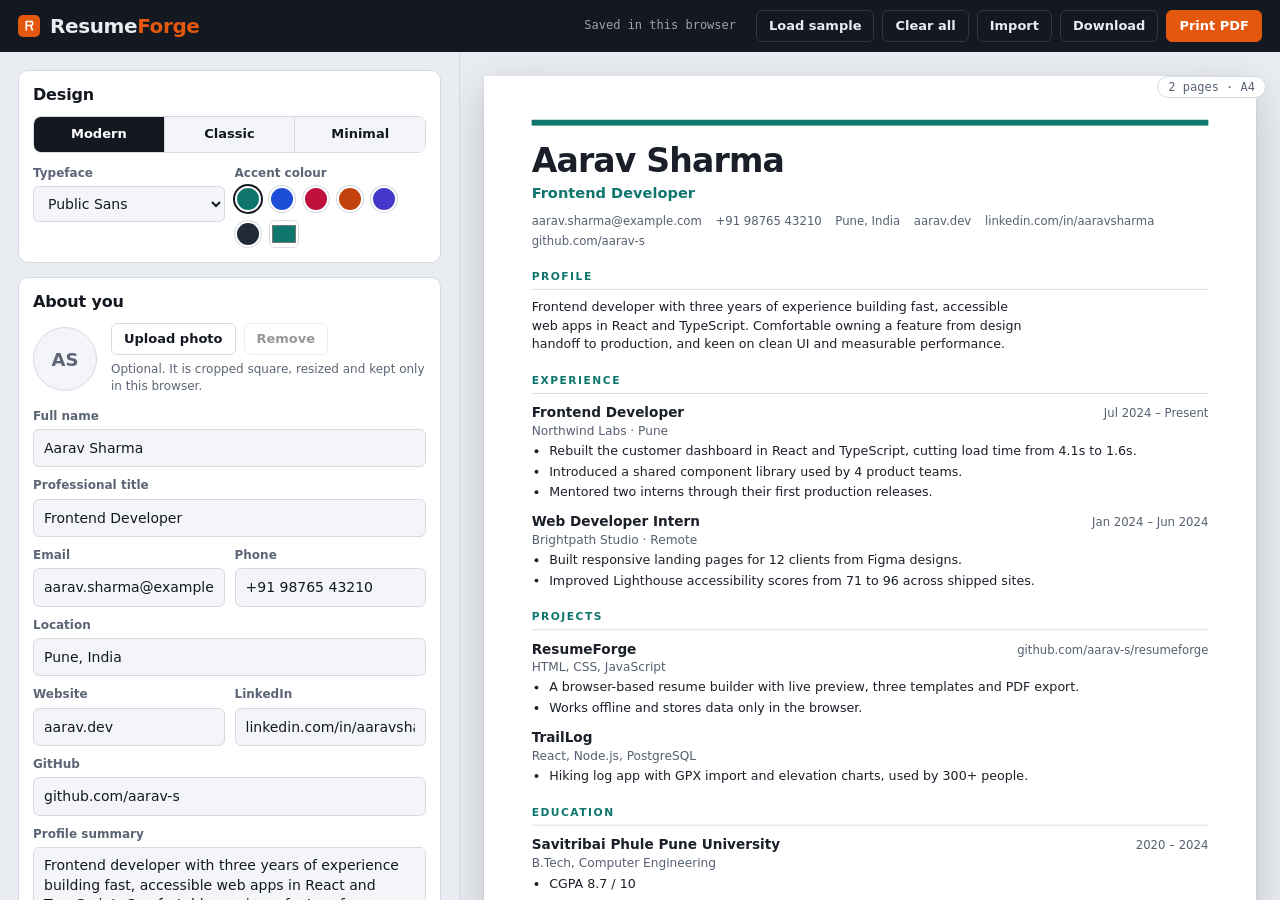
<file: index.html>
<!doctype html>
<html lang="en">
<head>
<meta charset="utf-8">
<meta name="viewport" content="width=device-width, initial-scale=1">
<meta http-equiv="Content-Security-Policy" content="default-src 'none'; script-src 'self'; style-src 'self' https://fonts.googleapis.com; font-src https://fonts.gstatic.com; img-src 'self' data:; connect-src 'none'; base-uri 'none'; form-action 'none'; object-src 'none'">
<meta name="referrer" content="no-referrer">
<title>ResumeForge</title>
<meta name="description" content="Build a clean, modern resume in your browser. Fill in a form, watch the live preview, and save it as a PDF. Your details never leave your device.">
<meta name="theme-color" content="#e9ecf1" media="(prefers-color-scheme: light)">
<meta name="theme-color" content="#0c0f14" media="(prefers-color-scheme: dark)">
<meta property="og:type" content="website">
<meta property="og:title" content="ResumeForge">
<meta property="og:description" content="Build a clean, modern resume in your browser and save it as a PDF. Your details never leave your device.">
<meta name="twitter:card" content="summary">
<link rel="icon" href="logo.svg" type="image/svg+xml">
<link rel="icon" href="favicon-32.png" sizes="32x32" type="image/png">
<link rel="apple-touch-icon" href="apple-touch-icon.png">
<link rel="preconnect" href="https://fonts.googleapis.com">
<link rel="preconnect" href="https://fonts.gstatic.com" crossorigin>
<link href="https://fonts.googleapis.com/css2?family=Bricolage+Grotesque:opsz,wght@12..96,600;12..96,700&family=IBM+Plex+Sans:wght@400;500;600;700&family=Public+Sans:ital,wght@0,400;0,500;0,600;0,700;1,400&family=Source+Serif+4:ital,opsz,wght@0,8..60,400;0,8..60,600;0,8..60,700;1,8..60,400&display=swap" rel="stylesheet">
<link rel="stylesheet" href="assets/style.css">
</head>
<body>
<noscript><p class="noscript">ResumeForge needs JavaScript to build your resume. Turn it on in your browser and reload the page.</p></noscript>

<header class="topbar">
  <h1 class="brand">
    <span class="brand-mark" aria-hidden="true"><svg viewBox="0 0 16 16"><path d="M3 2h6.5a3.5 3.5 0 0 1 1.2 6.8L13 14h-2.3L8.7 9H5v5H3V2zm2 2v3h4.4a1.5 1.5 0 0 0 0-3H5z" fill="#fff"/></svg></span>
    <span>Resume<b>Forge</b></span>
  </h1>
  <span class="status" id="status" role="status" aria-live="polite"></span>
  <div class="actions">
    <button class="btn bar" data-act="sample" type="button">Load sample</button>
    <button class="btn bar" data-act="clear" type="button">Clear all</button>
    <button class="btn bar" data-act="import" type="button">Import</button>
    <button class="btn bar" data-act="print" type="button" title="Save a backup file you can re-import later">Download</button>
    <button class="btn primary" data-act="print" type="button" title="In the print dialog, choose Save as PDF as the destination">Print PDF</button>
  </div>
  <input type="file" id="import-file" accept="application/json,.json" hidden>
</header>

<div class="tabs" role="tablist" aria-label="View">
  <button type="button" role="tab" data-act="tab" data-view="edit" aria-selected="true">Edit</button>
  <button type="button" role="tab" data-act="tab" data-view="preview" aria-selected="false">Preview</button>
</div>

<main class="app" id="app" data-view="edit">
  <section class="editor" id="editor" aria-label="Resume details">

    <div class="panel">
      <div class="panel-head"><h2>Design</h2></div>
      <div class="seg" role="group" aria-label="Template">
        <button type="button" data-act="tpl" data-v="modern">Modern</button>
        <button type="button" data-act="tpl" data-v="classic">Classic</button>
        <button type="button" data-act="tpl" data-v="minimal">Minimal</button>
      </div>
      <div class="grid">
        <div class="field">
          <label for="set-font">Typeface</label>
          <select id="set-font" data-set="font">
            <option value="sans">Public Sans</option>
            <option value="serif">Source Serif 4</option>
            <option value="plex">IBM Plex Sans</option>
          </select>
        </div>
        <div class="field">
          <label id="accent-label">Accent colour</label>
          <div class="swatches" role="group" aria-labelledby="accent-label" id="swatches"></div>
        </div>
      </div>
    </div>

    <div class="panel">
      <div class="panel-head"><h2>About you</h2></div>
      <div class="photo-row">
        <div class="photo-preview" id="photo-preview" aria-hidden="true">+</div>
        <div class="photo-actions">
          <div class="btn-row">
            <button type="button" class="btn" data-act="photo-pick">Upload photo</button>
            <button type="button" class="btn" data-act="photo-remove" id="photo-remove" disabled>Remove</button>
          </div>
          <p class="hint">Optional. It is cropped square, resized and kept only in this browser.</p>
        </div>
        <input type="file" id="photo-file" accept="image/*" hidden>
      </div>
      <div class="grid">
        <div class="field full"><label for="p-name">Full name</label><input id="p-name" data-path="personal.name" autocomplete="name"></div>
        <div class="field full"><label for="p-title">Professional title</label><input id="p-title" data-path="personal.title" placeholder="e.g. Frontend Developer"></div>
        <div class="field"><label for="p-email">Email</label><input id="p-email" type="email" data-path="personal.email" autocomplete="email"></div>
        <div class="field"><label for="p-phone">Phone</label><input id="p-phone" data-path="personal.phone" autocomplete="tel"></div>
        <div class="field full"><label for="p-location">Location</label><input id="p-location" data-path="personal.location" placeholder="City, Country"></div>
        <div class="field"><label for="p-website">Website</label><input id="p-website" data-path="personal.website" placeholder="yoursite.dev"></div>
        <div class="field"><label for="p-linkedin">LinkedIn</label><input id="p-linkedin" data-path="personal.linkedin" placeholder="linkedin.com/in/you"></div>
        <div class="field full"><label for="p-github">GitHub</label><input id="p-github" data-path="personal.github" placeholder="github.com/you"></div>
        <div class="field full"><label for="p-summary">Profile summary</label><textarea id="p-summary" data-path="personal.summary" rows="4" placeholder="Two or three sentences on who you are and what you do best."></textarea></div>
      </div>
    </div>

    <div class="panel">
      <div class="panel-head"><h2>Experience</h2><button class="btn" type="button" data-act="add" data-list="experience">+ Add</button></div>
      <div id="list-experience" class="list"></div>
    </div>

    <div class="panel">
      <div class="panel-head"><h2>Projects</h2><button class="btn" type="button" data-act="add" data-list="projects">+ Add</button></div>
      <div id="list-projects" class="list"></div>
    </div>

    <div class="panel">
      <div class="panel-head"><h2>Education</h2><button class="btn" type="button" data-act="add" data-list="education">+ Add</button></div>
      <div id="list-education" class="list"></div>
    </div>

    <div class="panel">
      <div class="panel-head"><h2>Certifications</h2><button class="btn" type="button" data-act="add" data-list="certifications">+ Add</button></div>
      <div id="list-certifications" class="list"></div>
    </div>

    <div class="panel">
      <div class="panel-head"><h2>Awards</h2><button class="btn" type="button" data-act="add" data-list="awards">+ Add</button></div>
      <div id="list-awards" class="list"></div>
    </div>

    <div class="panel">
      <div class="panel-head"><h2>Languages</h2><button class="btn" type="button" data-act="add" data-list="languages">+ Add</button></div>
      <div id="list-languages" class="list"></div>
    </div>

    <div class="panel">
      <div class="panel-head"><h2>Skills</h2></div>
      <div class="field">
        <label for="skill-input">Type a skill and press Enter</label>
        <div class="chips" id="chips"><input id="skill-input" autocomplete="off" placeholder="e.g. React"></div>
      </div>
      <p class="hint">Everything is saved in this browser as you type. Use Export to keep a backup file.</p>
    </div>
  </section>

  <section class="preview" id="preview" aria-label="Live preview">
    <div class="preview-meta" id="meta">1 page</div>
    <div class="stage" id="stage"><article id="resume"><div class="inner" id="inner"></div></article></div>
  </section>
</main>

<script src="assets/app.js"></script>
</body>
</html>
</file>
<file: assets/style.css>
/* ResumeForge styles */
:root {
  --bg: #e9ecf1;
  --panel: #ffffff;
  --panel-2: #f3f5f8;
  --ink: #141821;
  --muted: #5b6575;
  --line: #d6dbe3;
  --ember: #e4570f;
  --ember-ink: #ffffff;
  --bar: #141821;
  --bar-ink: #e9ecf1;
  --focus: #e4570f;
  --font-display: "Bricolage Grotesque", "Public Sans", system-ui, sans-serif;
  --font-body: "Public Sans", system-ui, -apple-system, "Segoe UI", sans-serif;
  --font-mono: ui-monospace, "SF Mono", Menlo, Consolas, monospace;
}
@media (prefers-color-scheme: dark) {
  :root:not([data-theme="light"]) {
    --bg: #0c0f14; --panel: #161a21; --panel-2: #1d222b; --ink: #e8ebf0; --muted: #9aa4b4;
    --line: #2a313c; --bar: #090b0f; color-scheme: dark;
  }
}
:root[data-theme="dark"] {
  --bg: #0c0f14; --panel: #161a21; --panel-2: #1d222b; --ink: #e8ebf0; --muted: #9aa4b4;
  --line: #2a313c; --bar: #090b0f; color-scheme: dark;
}

* { box-sizing: border-box; }
html, body { height: 100%; }
body {
  margin: 0; display: flex; flex-direction: column;
  background: var(--bg); color: var(--ink);
  font: 14px/1.45 var(--font-body);
}
button, input, select, textarea { font: inherit; color: inherit; }
:focus-visible { outline: 2px solid var(--focus); outline-offset: 2px; }

/* ---------- top bar ---------- */
.topbar {
  display: flex; align-items: center; gap: 12px 20px; flex-wrap: wrap;
  padding: 10px 18px; background: var(--bar); color: var(--bar-ink);
}
.brand { font: 700 20px/1 var(--font-display); letter-spacing: -0.02em; margin: 0 auto 0 0; display: flex; align-items: center; gap: 10px; }
.brand b { color: var(--ember); font-weight: 700; }
.brand-mark { width: 22px; height: 22px; border-radius: 5px; background: var(--ember); display: grid; place-items: center; }
.brand-mark svg { width: 13px; height: 13px; display: block; }
.status { font-size: 12px; color: #9aa4b4; font-family: var(--font-mono); }
.actions { display: flex; gap: 8px; flex-wrap: wrap; align-items: center; }
.btn {
  border: 1px solid var(--line); background: var(--panel); border-radius: 6px;
  padding: 7px 12px; cursor: pointer; font-weight: 600; font-size: 13px; line-height: 1.2;
}
.btn:hover { background: var(--panel-2); }
.btn.bar { background: transparent; color: var(--bar-ink); border-color: #2f3744; }
.btn.bar:hover { background: #1d2430; }
.btn.primary { background: var(--ember); border-color: var(--ember); color: var(--ember-ink); }
.btn.primary:hover { filter: brightness(1.08); background: var(--ember); }
.btn.armed { border-color: var(--ember); color: var(--ember); }
.btn.bar.armed { color: #ffb48a; border-color: var(--ember); }

/* ---------- tabs (phone) ---------- */
.tabs { display: none; background: var(--bar); padding: 0 18px 10px; gap: 8px; }
.tabs button { flex: 1; padding: 8px; border-radius: 6px; border: 1px solid #2f3744; background: transparent; color: var(--bar-ink); font-weight: 600; cursor: pointer; }
.tabs button[aria-selected="true"] { background: var(--ember); border-color: var(--ember); color: #fff; }

/* ---------- main layout ---------- */
.app { flex: 1; min-height: 0; display: grid; grid-template-columns: minmax(360px, 460px) minmax(0, 1fr); }
.editor { overflow-y: auto; padding: 18px; display: flex; flex-direction: column; gap: 14px; border-right: 1px solid var(--line); background: var(--bg); }
.preview { overflow: auto; padding: 24px; position: relative; }
.preview-meta { position: sticky; top: 0; z-index: 2; float: right; margin: -10px -10px 0 0; font: 12px var(--font-mono); color: var(--muted); background: var(--panel); border: 1px solid var(--line); border-radius: 999px; padding: 3px 10px; }
.stage { margin: 0 auto; position: relative; }

/* ---------- editor panels ---------- */
.panel { background: var(--panel); border: 1px solid var(--line); border-radius: 10px; padding: 14px; display: flex; flex-direction: column; gap: 12px; }
.panel-head { display: flex; align-items: center; justify-content: space-between; gap: 10px; }
.panel h2 { margin: 0; font: 700 16px/1.2 var(--font-display); letter-spacing: -0.01em; }
.hint { color: var(--muted); font-size: 12px; margin: 0; }
.grid { display: grid; grid-template-columns: repeat(2, minmax(0, 1fr)); gap: 10px; }
.full { grid-column: 1 / -1; }
.field { display: flex; flex-direction: column; gap: 4px; min-width: 0; }
.field label { font-size: 12px; font-weight: 600; color: var(--muted); }
.field input, .field textarea, .field select {
  width: 100%; background: var(--panel-2); border: 1px solid var(--line); border-radius: 6px; padding: 8px 10px;
}
.field textarea { resize: vertical; min-height: 72px; line-height: 1.4; }
.field input:focus, .field textarea:focus, .field select:focus { outline: 2px solid var(--focus); outline-offset: 0; border-color: var(--focus); background: var(--panel); }

.item { border: 1px solid var(--line); border-radius: 8px; padding: 12px; display: flex; flex-direction: column; gap: 10px; background: var(--panel); }
.item-head { display: flex; align-items: center; justify-content: space-between; gap: 8px; }
.item-title { font-weight: 600; font-size: 13px; overflow: hidden; text-overflow: ellipsis; white-space: nowrap; min-width: 0; }
.item-tools { display: flex; gap: 4px; flex: none; }
.icon { width: 28px; height: 28px; border-radius: 6px; border: 1px solid var(--line); background: var(--panel-2); cursor: pointer; line-height: 1; }
.icon:hover:not(:disabled) { border-color: var(--ember); color: var(--ember); }
.icon:disabled { opacity: .35; cursor: default; }
.empty { margin: 0; padding: 12px; border: 1px dashed var(--line); border-radius: 8px; color: var(--muted); font-size: 13px; }

.seg { display: flex; border: 1px solid var(--line); border-radius: 8px; overflow: hidden; }
.seg button { flex: 1; padding: 8px 6px; border: 0; background: var(--panel-2); cursor: pointer; font-weight: 600; font-size: 13px; }
.seg button + button { border-left: 1px solid var(--line); }
.seg button[aria-pressed="true"] { background: var(--ink); color: var(--panel); }
.swatches { display: flex; gap: 8px; align-items: center; flex-wrap: wrap; }
.swatch { width: 26px; height: 26px; border-radius: 50%; border: 2px solid var(--panel); box-shadow: 0 0 0 1px var(--line); cursor: pointer; padding: 0; }
.swatch[aria-pressed="true"] { box-shadow: 0 0 0 2px var(--ink); }
.swatches input[type=color] { width: 30px; height: 28px; padding: 0; border: 1px solid var(--line); border-radius: 6px; background: none; cursor: pointer; }

.chips { display: flex; flex-wrap: wrap; gap: 6px; padding: 6px; border: 1px solid var(--line); border-radius: 6px; background: var(--panel-2); }
.chips:focus-within { border-color: var(--focus); outline: 2px solid var(--focus); background: var(--panel); }
.chips .chip { display: inline-flex; align-items: center; gap: 4px; padding: 3px 4px 3px 9px; border-radius: 999px; background: var(--ink); color: var(--panel); font-size: 12px; font-weight: 600; }
.chips .chip button { border: 0; background: transparent; color: inherit; cursor: pointer; width: 18px; height: 18px; border-radius: 50%; line-height: 1; opacity: .75; }
.chips .chip button:hover { opacity: 1; background: rgba(255,255,255,.2); }
.chips input { flex: 1; min-width: 120px; border: 0; outline: 0 !important; background: transparent; padding: 3px 4px; }

/* ---------- the paper ---------- */
#resume {
  --ra: #0f766e; --rink: #1a1f29; --rmute: #566070; --rline: #d9dde3;
  width: 794px; background: #fff; color: var(--rink);
  padding: 45px 49px; transform-origin: top left;
  box-shadow: 0 1px 2px rgba(0,0,0,.12), 0 12px 40px rgba(0,0,0,.18);
  font-size: 13px; line-height: 1.45;
  -webkit-print-color-adjust: exact; print-color-adjust: exact;
}
#resume .inner { min-height: 1033px; }
#resume.f-sans  { font-family: "Public Sans", system-ui, sans-serif; }
#resume.f-serif { font-family: "Source Serif 4", Georgia, serif; }
#resume.f-plex  { font-family: "IBM Plex Sans", system-ui, sans-serif; }
#resume h1, #resume h2, #resume h3, #resume p, #resume ul { margin: 0; }
#resume ul { padding-left: 18px; }
#resume li { margin-top: 2px; }
#resume a { color: inherit; text-decoration: none; }
#resume .entry { break-inside: avoid; margin-top: 10px; }
#resume .entry:first-child { margin-top: 0; }
#resume .row { display: flex; justify-content: space-between; align-items: baseline; gap: 12px; }
#resume h3 { font-size: 14px; font-weight: 650; font-weight: 600; }
#resume .dates { font-size: 12px; color: var(--rmute); white-space: nowrap; font-variant-numeric: tabular-nums; }
#resume .sub { font-size: 12.5px; color: var(--rmute); margin-bottom: 3px; }
#resume .entry ul { margin-top: 3px; }
#resume .summary { max-width: 62ch; }
#resume .contacts { display: flex; flex-wrap: wrap; gap: 3px 14px; font-size: 12px; color: var(--rmute); }
#resume h2 { break-after: avoid; }
#resume .ph { color: #9aa3b0; }

/* Modern */
#resume.t-modern header { border-top: 6px solid var(--ra); padding-top: 18px; margin-bottom: 6px; }
#resume.t-modern h1 { font-size: 34px; line-height: 1.08; font-weight: 700; letter-spacing: -0.025em; }
#resume.t-modern .headline { font-size: 15px; font-weight: 600; color: var(--ra); margin: 4px 0 10px; }
#resume.t-modern h2 { font-size: 11px; font-weight: 700; text-transform: uppercase; letter-spacing: .14em; color: var(--ra); border-bottom: 1px solid var(--rline); padding-bottom: 4px; margin: 20px 0 9px; }
#resume.t-modern .chip { display: inline-block; padding: 2px 9px; margin: 0 5px 5px 0; border-radius: 3px; font-size: 12px; background: color-mix(in srgb, var(--ra) 12%, #fff); }

/* Classic */
#resume.t-classic header { text-align: center; padding-bottom: 10px; border-bottom: 2px solid var(--rink); }
#resume.t-classic h1 { font-size: 28px; font-weight: 700; letter-spacing: .08em; text-transform: uppercase; }
#resume.t-classic .headline { font-style: italic; font-size: 14.5px; margin: 3px 0 8px; color: var(--ra); }
#resume.t-classic .contacts { justify-content: center; }
#resume.t-classic h2 { font-size: 12px; font-weight: 700; text-transform: uppercase; letter-spacing: .12em; border-bottom: 1px solid var(--rink); padding-bottom: 2px; margin: 18px 0 8px; }
#resume.t-classic .chips-wrap { line-height: 1.6; }
#resume.t-classic .chip { display: inline; }
#resume.t-classic .chip:not(:last-child)::after { content: ", "; }

/* Minimal */
#resume.t-minimal header { margin-bottom: 18px; }
#resume.t-minimal h1 { font-size: 30px; font-weight: 600; letter-spacing: -0.02em; }
#resume.t-minimal .headline { color: var(--rmute); font-size: 14px; margin: 2px 0 8px; }
#resume.t-minimal .sec { display: grid; grid-template-columns: 130px minmax(0, 1fr); gap: 0 18px; padding-top: 14px; margin-top: 14px; border-top: 1px solid var(--rline); }
#resume.t-minimal h2 { font-size: 11px; font-weight: 700; text-transform: uppercase; letter-spacing: .14em; color: var(--ra); padding-top: 2px; }
#resume.t-minimal .chip { display: inline; }
#resume.t-minimal .chip:not(:last-child)::after { content: "  /  "; color: var(--rmute); white-space: pre; }

/* ---------- photo, checkbox, new-section styles ---------- */
.photo-row { display: flex; gap: 14px; align-items: center; }
.photo-preview { width: 64px; height: 64px; border-radius: 50%; flex: none; background: var(--panel-2) center / cover no-repeat; border: 1px solid var(--line); display: grid; place-items: center; color: var(--muted); font: 700 18px var(--font-display); }
.photo-actions { display: flex; flex-direction: column; gap: 6px; min-width: 0; }
.btn-row { display: flex; gap: 8px; flex-wrap: wrap; }
.btn:disabled { opacity: .45; cursor: default; }
.field.check { flex-direction: row; align-items: center; gap: 8px; }
.field.check input { width: auto; }
.field input:disabled { opacity: .5; cursor: not-allowed; }
#resume header .hd { min-width: 0; flex: 1; }
#resume .photo { width: 96px; height: 96px; object-fit: cover; flex: none; display: block; }
#resume.t-modern header.has-photo, #resume.t-minimal header.has-photo { display: flex; justify-content: space-between; align-items: flex-start; gap: 20px; }
#resume.t-modern .photo { border-radius: 50%; }
#resume.t-minimal .photo { border-radius: 4px; width: 88px; height: 88px; }
#resume.t-classic header.has-photo { display: flex; flex-direction: column; align-items: center; }
#resume.t-classic header.has-photo .hd { flex: none; }
#resume.t-classic .photo { order: -1; border-radius: 50%; width: 88px; height: 88px; margin-bottom: 8px; }

.list { display: flex; flex-direction: column; gap: 10px; }
.noscript { margin: 0; padding: 12px 18px; background: var(--ember); color: var(--ember-ink); font-weight: 600; }

/* ---------- phone ---------- */
@media (max-width: 900px) {
  .tabs { display: flex; }
  .app { display: block; position: relative; }
  .editor, .preview { height: 100%; }
  .editor { border-right: 0; }
  .app[data-view="edit"] .preview { display: none; }
  .app[data-view="preview"] .editor { display: none; }
  .preview { padding: 12px; }
  .topbar { padding: 10px 14px; }
  .tabs { padding-inline: 14px; }
  .status { display: none; }
}
@media (max-width: 480px) { .grid { grid-template-columns: minmax(0, 1fr); } }

/* ---------- print ---------- */
@page { size: A4; margin: 12mm; }
@media print {
  html, body { height: auto; background: #fff; display: block; overflow: visible; }
  .topbar, .tabs, .editor, .preview-meta { display: none !important; }
  .app { display: block; overflow: visible; }
  .preview { display: block !important; overflow: visible; padding: 0; height: auto; }
  .stage { width: auto !important; height: auto !important; }
  #resume { transform: none !important; width: auto; padding: 0; box-shadow: none; }
  #resume .inner { min-height: 0; }
}
@media (prefers-reduced-motion: reduce) { * { transition: none !important; scroll-behavior: auto !important; } }
</file>
